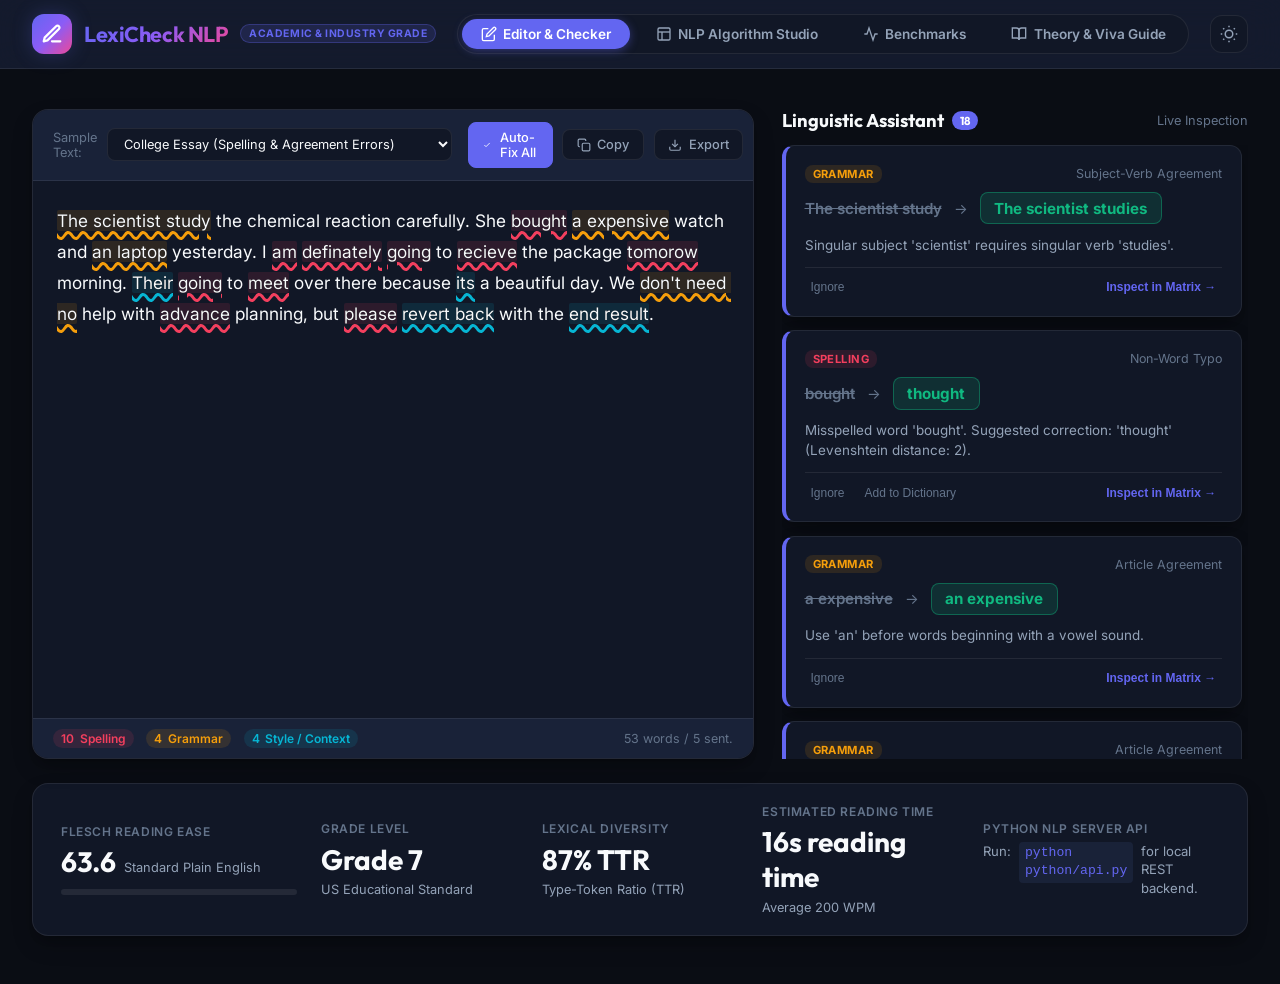
<file: standalone.html>
<!DOCTYPE html>
<html lang="en" data-theme="dark">
<head>
  <meta charset="UTF-8">
  <meta name="viewport" content="width=device-width, initial-scale=1.0">
  <title>LexiCheck NLP - Advanced Spelling & Grammar Checker</title>
  <meta name="description" content="State-of-the-art NLP Spelling and Grammar Checker with Levenshtein Dynamic Programming, Peter Norvig Bayesian Corrector, Syntactic Analysis, and Readability Scoring.">
  
  <!-- CSS Stylesheets -->
  <link rel="stylesheet" href="css/style.css">
  <link rel="stylesheet" href="css/visualizer.css">
</head>
<body>

  <!-- Navigation Bar -->
  <header class="navbar">
    <a href="#" class="nav-brand" aria-label="LexiCheck Home">
      <div class="brand-icon">
        <svg width="22" height="22" viewBox="0 0 24 24" fill="none" stroke="currentColor" stroke-width="2.5" stroke-linecap="round" stroke-linejoin="round">
          <path d="M12 20h9"></path>
          <path d="M16.5 3.5a2.121 2.121 0 0 1 3 3L7 19l-4 1 1-4L16.5 3.5z"></path>
        </svg>
      </div>
      <span class="brand-title">LexiCheck NLP</span>
      <span class="brand-badge">Academic & Industry Grade</span>
    </a>

    <!-- Navigation Tabs -->
    <nav class="nav-tabs" role="tablist">
      <button class="nav-tab-btn active" id="tabBtn-editor" data-tab="editor" role="tab" aria-selected="true">
        <svg width="16" height="16" viewBox="0 0 24 24" fill="none" stroke="currentColor" stroke-width="2">
          <path d="M11 4H4a2 2 0 0 0-2 2v14a2 2 0 0 0 2 2h14a2 2 0 0 0 2-2v-7"></path>
          <path d="M18.5 2.5a2.121 2.121 0 0 1 3 3L12 15l-4 1 1-4 9.5-9.5z"></path>
        </svg>
        Editor & Checker
      </button>

      <button class="nav-tab-btn" id="tabBtn-visualizer" data-tab="visualizer" role="tab" aria-selected="false">
        <svg width="16" height="16" viewBox="0 0 24 24" fill="none" stroke="currentColor" stroke-width="2">
          <rect x="3" y="3" width="18" height="18" rx="2" ry="2"></rect>
          <line x1="3" y1="9" x2="21" y2="9"></line>
          <line x1="9" y1="21" x2="9" y2="9"></line>
        </svg>
        NLP Algorithm Studio
      </button>

      <button class="nav-tab-btn" id="tabBtn-benchmark" data-tab="benchmark" role="tab" aria-selected="false">
        <svg width="16" height="16" viewBox="0 0 24 24" fill="none" stroke="currentColor" stroke-width="2">
          <polyline points="22 12 18 12 15 21 9 3 6 12 2 12"></polyline>
        </svg>
        Benchmarks
      </button>

      <button class="nav-tab-btn" id="tabBtn-theory" data-tab="theory" role="tab" aria-selected="false">
        <svg width="16" height="16" viewBox="0 0 24 24" fill="none" stroke="currentColor" stroke-width="2">
          <path d="M2 3h6a4 4 0 0 1 4 4v14a3 3 0 0 0-3-3H2z"></path>
          <path d="M22 3h-6a4 4 0 0 0-4 4v14a3 3 0 0 1 3-3h7z"></path>
        </svg>
        Theory & Viva Guide
      </button>
    </nav>

    <!-- Theme & Action Controls -->
    <div class="nav-actions">
      <button class="theme-toggle-btn" id="themeToggle" title="Toggle Dark/Light Mode" aria-label="Toggle Theme">
        <svg width="18" height="18" viewBox="0 0 24 24" fill="none" stroke="currentColor" stroke-width="2">
          <circle cx="12" cy="12" r="5"></circle>
          <line x1="12" y1="1" x2="12" y2="3"></line>
          <line x1="12" y1="21" x2="12" y2="23"></line>
          <line x1="4.22" y1="4.22" x2="5.64" y2="5.64"></line>
          <line x1="18.36" y1="18.36" x2="19.78" y2="19.78"></line>
          <line x1="1" y1="12" x2="3" y2="12"></line>
          <line x1="21" y1="12" x2="23" y2="12"></line>
          <line x1="4.22" y1="19.78" x2="5.64" y2="18.36"></line>
          <line x1="18.36" y1="5.64" x2="19.78" y2="4.22"></line>
        </svg>
      </button>
    </div>
  </header>

  <!-- Main Container -->
  <main class="main-container">

    <!-- ================================================================= -->
    <!-- TAB 1: GRAMMARLY-STYLE REAL-TIME EDITOR                           -->
    <!-- ================================================================= -->
    <section class="tab-content active" id="tab-editor" role="tabpanel">
      
      <!-- Split Workspace -->
      <div class="workspace-grid">

        <!-- Left Pane: Editor Container -->
        <div class="editor-wrapper">
          <div class="editor-toolbar">
            <div class="toolbar-left">
              <label for="presetSelector" style="font-size: 0.8rem; color: var(--text-muted);">Sample Text:</label>
              <select class="preset-select" id="presetSelector">
                <option value="college">College Essay (Spelling & Agreement Errors)</option>
                <option value="business">Business Email (Tautology & Confusion Sets)</option>
                <option value="academic">NLP Research Abstract (Double Words & Syntax)</option>
                <option value="clean">Flawless Clean Writing</option>
              </select>
            </div>

            <div class="toolbar-right">
              <button class="btn-tool primary" id="btnAutoFixAll" title="Apply all automatic corrections at once">
                <svg width="14" height="14" viewBox="0 0 24 24" fill="none" stroke="currentColor" stroke-width="2.5">
                  <polyline points="20 6 9 17 4 12"></polyline>
                </svg>
                Auto-Fix All
              </button>
              <button class="btn-tool" id="btnCopyCorrected" title="Copy corrected text to clipboard">
                <svg width="14" height="14" viewBox="0 0 24 24" fill="none" stroke="currentColor" stroke-width="2">
                  <rect x="9" y="9" width="13" height="13" rx="2" ry="2"></rect>
                  <path d="M5 15H4a2 2 0 0 1-2-2V4a2 2 0 0 1 2-2h9a2 2 0 0 1 2 2v1"></path>
                </svg>
                Copy
              </button>
              <button class="btn-tool" id="btnExportTxt" title="Download text as .txt file">
                <svg width="14" height="14" viewBox="0 0 24 24" fill="none" stroke="currentColor" stroke-width="2">
                  <path d="M21 15v4a2 2 0 0 1-2 2H5a2 2 0 0 1-2-2v-4"></path>
                  <polyline points="7 10 12 15 17 10"></polyline>
                  <line x1="12" y1="15" x2="12" y2="3"></line>
                </svg>
                Export
              </button>
              <button class="btn-tool" id="btnClearText" title="Clear editor content">Clear</button>
            </div>
          </div>

          <!-- Dual-Layer Editor Body -->
          <div class="editor-body">
            <div class="editor-highlights" id="editorHighlights" aria-hidden="true"></div>
            <textarea class="editor-textarea" id="editorInput" placeholder="Type or paste your text here to begin spelling and grammar checking..." spellcheck="false" autocomplete="off" autocorrect="off"></textarea>
          </div>

          <!-- Editor Footer & Chips -->
          <footer class="editor-footer">
            <div class="editor-stats-chips">
              <span class="error-chip chip-spelling">
                <span id="spellingCountBadge">0</span> Spelling
              </span>
              <span class="error-chip chip-grammar">
                <span id="grammarCountBadge">0</span> Grammar
              </span>
              <span class="error-chip chip-style">
                <span id="styleCountBadge">0</span> Style / Context
              </span>
            </div>
            <div id="wordCount">0 words / 0 sentences</div>
          </footer>
        </div>

        <!-- Right Pane: Suggestion Cards Panel -->
        <aside class="suggestions-panel">
          <div class="panel-header">
            <h2 class="panel-title">
              Linguistic Assistant
              <span class="issues-count-pill" id="totalIssuesCount">0</span>
            </h2>
            <span style="font-size: 0.8rem; color: var(--text-muted);">Live Inspection</span>
          </div>

          <div class="suggestions-scroll-list" id="suggestionsContainer">
            <!-- Dynamically populated suggestion cards -->
          </div>
        </aside>

      </div>

      <!-- Bottom Analytics Bar -->
      <section class="analytics-bar" aria-label="Text Readability Metrics">
        <div class="metric-tile">
          <span class="metric-label">Flesch Reading Ease</span>
          <div class="metric-value-row">
            <span class="metric-number" id="fleschScore">0</span>
            <span class="metric-sub" id="fleschLabel">Standard</span>
          </div>
          <div class="score-gauge-track">
            <div class="score-gauge-bar" id="scoreGaugeBar" style="width: 0%;"></div>
          </div>
        </div>

        <div class="metric-tile">
          <span class="metric-label">Grade Level</span>
          <div class="metric-value-row">
            <span class="metric-number" id="gradeLevel">Grade 0</span>
          </div>
          <span class="metric-sub">US Educational Standard</span>
        </div>

        <div class="metric-tile">
          <span class="metric-label">Lexical Diversity</span>
          <div class="metric-value-row">
            <span class="metric-number" id="lexicalDiversity">0%</span>
          </div>
          <span class="metric-sub">Type-Token Ratio (TTR)</span>
        </div>

        <div class="metric-tile">
          <span class="metric-label">Estimated Reading Time</span>
          <div class="metric-value-row">
            <span class="metric-number" id="readingTime">0s</span>
          </div>
          <span class="metric-sub">Average 200 WPM</span>
        </div>

        <div class="metric-tile">
          <span class="metric-label">Python NLP Server API</span>
          <div class="metric-value-row" style="font-size: 0.82rem; color: var(--text-secondary); line-height: 1.4;">
            Run: <code style="color: var(--accent-primary); background: var(--bg-tertiary); padding: 2px 6px; border-radius: 4px;">python python/api.py</code> for local REST backend.
          </div>
        </div>
      </section>

    </section>

    <!-- ================================================================= -->
    <!-- TAB 2: NLP ALGORITHM VISUALIZER STUDIO                            -->
    <!-- ================================================================= -->
    <section class="tab-content" id="tab-visualizer" role="tabpanel">
      <div class="visualizer-section">

        <!-- 1. Levenshtein Dynamic Programming Matrix Visualizer -->
        <div class="visualizer-card">
          <div class="visualizer-header">
            <h2 class="visualizer-title">
              <svg width="20" height="20" viewBox="0 0 24 24" fill="none" stroke="currentColor" stroke-width="2">
                <rect x="3" y="3" width="18" height="18" rx="2" ry="2"></rect>
                <line x1="3" y1="9" x2="21" y2="9"></line>
                <line x1="9" y1="21" x2="9" y2="9"></line>
              </svg>
              Levenshtein Distance Dynamic Programming Matrix
            </h2>
            <p class="visualizer-desc">
              Visualizes the 2D Sequence Alignment table D[i, j] computing minimum edit distance. 
              The green cells trace the optimal backtrace alignment path from D[m, n] back to D[0, 0].
            </p>
          </div>

          <div class="vis-control-row">
            <input type="text" class="vis-input" id="matrixSourceInput" placeholder="Source word (e.g. recieve)">
            <input type="text" class="vis-input" id="matrixTargetInput" placeholder="Target word (e.g. receive)">
            <button class="btn-vis-action" id="btnComputeMatrix">Compute Alignment Matrix</button>
          </div>

          <div id="matrixContainer"></div>
        </div>

        <!-- 2. Peter Norvig's Bayesian Candidate Probability Inspector -->
        <div class="visualizer-card">
          <div class="visualizer-header">
            <h2 class="visualizer-title">
              <svg width="20" height="20" viewBox="0 0 24 24" fill="none" stroke="currentColor" stroke-width="2">
                <circle cx="12" cy="12" r="10"></circle>
                <line x1="12" y1="16" x2="12" y2="12"></line>
                <line x1="12" y1="8" x2="12.01" y2="8"></line>
              </svg>
              Peter Norvig Bayesian Candidate Generator & Prior Probabilities
            </h2>
            <p class="visualizer-desc">
              Computes candidate words within edit distances 1 and 2, filtering by vocabulary and ranking by corpus prior probability P(c).
            </p>
          </div>

          <div class="vis-control-row">
            <input type="text" class="vis-input" id="norvigWordInput" placeholder="Enter typo word (e.g. definately)">
            <button class="btn-vis-action" id="btnInspectNorvig">Generate & Rank Candidates</button>
          </div>

          <div id="norvigContainer"></div>
        </div>

        <!-- 3. POS Tagger Visualizer -->
        <div class="visualizer-card">
          <div class="visualizer-header">
            <h2 class="visualizer-title">
              <svg width="20" height="20" viewBox="0 0 24 24" fill="none" stroke="currentColor" stroke-width="2">
                <path d="M4 19.5A2.5 2.5 0 0 1 6.5 17H20"></path>
                <path d="M6.5 2H20v20H6.5A2.5 2.5 0 0 1 4 19.5v-15A2.5 2.5 0 0 1 6.5 2z"></path>
              </svg>
              Part-of-Speech (POS) Syntactic Tagger
            </h2>
            <p class="visualizer-desc">
              Tags grammatical tokens (Noun, Verb, Adjective, Pronoun, Preposition, Determiner) to power syntactic agreement checking.
            </p>
          </div>

          <div class="vis-control-row">
            <input type="text" class="vis-input" id="posSentenceInput" placeholder="Enter sentence (e.g. The scientist study the chemical reaction carefully)">
            <button class="btn-vis-action" id="btnInspectPOS">Inspect POS Tokens</button>
          </div>

          <div id="posContainer"></div>
        </div>

      </div>
    </section>

    <!-- ================================================================= -->
    <!-- TAB 3: BENCHMARKS & EVALUATION SUITE                              -->
    <!-- ================================================================= -->
    <section class="tab-content" id="tab-benchmark" role="tabpanel">
      <div class="visualizer-section">
        <div class="visualizer-card">
          <div class="visualizer-header" style="display: flex; justify-content: space-between; align-items: center; flex-wrap: wrap; gap: 1rem;">
            <div>
              <h2 class="visualizer-title">Gold-Standard Test Sentences Benchmark</h2>
              <p class="visualizer-desc">
                Evaluates the NLP engine across non-word typos, subject-verb agreements, article allomorphs, confusion sets, and double negatives.
              </p>
            </div>
            <button class="btn-vis-action" id="btnRunBenchmarkLive">Execute Live Benchmark</button>
          </div>

          <div id="benchmarkResultsContainer" style="margin-top: 1rem;">
            <p style="color: var(--text-muted); font-size: 0.9rem;">
              Click <strong>"Execute Live Benchmark"</strong> to run all annotated gold-standard test sentences through the NLP pipeline and display live Precision, Recall, and F1-Scores.
            </p>
          </div>
        </div>
      </div>
    </section>

    <!-- ================================================================= -->
    <!-- TAB 4: NLP THEORY & VIVA GUIDE                                    -->
    <!-- ================================================================= -->
    <section class="tab-content" id="tab-theory" role="tabpanel">
      <div class="visualizer-section">
        
        <div class="theory-grid">
          <!-- Card 1 -->
          <div class="theory-card">
            <h3>1. Minimum Edit Distance (Levenshtein)</h3>
            <p>Calculates the minimum edit operations (insertions, deletions, substitutions) required to transform source string <code>s1</code> of length <code>m</code> into target string <code>s2</code> of length <code>n</code>.</p>
            <div class="formula-box">
              D[i,j] = min {<br>
              &nbsp;&nbsp;D[i-1, j] + 1 (Delete),<br>
              &nbsp;&nbsp;D[i, j-1] + 1 (Insert),<br>
              &nbsp;&nbsp;D[i-1, j-1] + cost(s1[i], s2[j])<br>
              }
            </div>
            <p><strong>Complexity:</strong> Time: O(M &times; N), Space: O(M &times; N).</p>
          </div>

          <!-- Card 2 -->
          <div class="theory-card">
            <h3>2. Peter Norvig's Bayesian Model</h3>
            <p>Formulates spelling correction as Bayesian inference over a noisy channel model:</p>
            <div class="formula-box">
              c* = argmax_c P(c|w) = argmax_c [ P(w|c) &times; P(c) ]
            </div>
            <ul>
              <li><strong>P(c):</strong> Prior probability from natural language corpus frequency.</li>
              <li><strong>P(w|c):</strong> Error model based on edit distances (0, 1, or 2).</li>
              <li><strong>Candidate Generation:</strong> 1-edit distance generates deletes, transposes, replaces, and inserts (~80% of human typos).</li>
            </ul>
          </div>

          <!-- Card 3 -->
          <div class="theory-card">
            <h3>3. Syntactic & Grammar Rules</h3>
            <p>Rules enforce morphological, syntactic, and phonological well-formedness:</p>
            <ul>
              <li><strong>Subject-Verb Agreement:</strong> 3rd-person singular nouns require singular inflection (e.g. <em>study &rarr; studies</em>).</li>
              <li><strong>Article Allomorphy:</strong> 'a' preceding consonant sound vs 'an' preceding vowel sound (handles glides and silent 'h').</li>
              <li><strong>Double Negatives:</strong> Normalizes non-standard polarity negation.</li>
            </ul>
          </div>

          <!-- Card 4 -->
          <div class="theory-card">
            <h3>4. Real-Word Errors (Confusion Sets)</h3>
            <p>Words that are legitimate lexicon entries but incorrect in context (e.g. <em>their</em> vs <em>there</em> vs <em>they're</em>; <em>its</em> vs <em>it's</em>; <em>affect</em> vs <em>effect</em>).</p>
            <p>Resolved through N-gram collocation constraints, part-of-speech context, and syntactic dependencies.</p>
          </div>

          <!-- Card 5 -->
          <div class="theory-card">
            <h3>5. Readability & Linguistic Metrics</h3>
            <p>Quantifies text difficulty using empirical metrics:</p>
            <div class="formula-box">
              Flesch Reading Ease =<br>
              206.835 - 1.015(words/sent) - 84.6(syllables/word)
            </div>
            <p><strong>Type-Token Ratio (TTR):</strong> Measures vocabulary richness (unique words / total words).</p>
          </div>

          <!-- Card 6 -->
          <div class="theory-card">
            <h3>6. College Viva Q&amp;A Highlights</h3>
            <ul>
              <li><strong>Q: What is the difference between non-word and real-word errors?</strong><br>
              <em>A: Non-word errors produce invalid strings ("recieve"); real-word errors produce valid words used incorrectly ("their going").</em></li>
              <li><strong>Q: Why does Damerau-Levenshtein matter?</strong><br>
              <em>A: It counts adjacent transpositions (swapping 2 letters) as 1 operation, capturing typing slip errors.</em></li>
            </ul>
          </div>
        </div>

      </div>
    </section>

  </main>

  <!-- Benchmark Live Runner Script -->
  <script>
    document.getElementById("btnRunBenchmarkLive")?.addEventListener("click", () => {
      const container = document.getElementById("benchmarkResultsContainer");
      if (!container) return;

      const testSentences = [
        { cat: "Spelling (Non-word)", input: "I am definately going to recieve the package tomorow morning.", expected: ["definately", "recieve", "tomorow"] },
        { cat: "Subject-Verb Agreement", input: "The scientist study the chemical reaction carefully.", expected: ["study"] },
        { cat: "Article Agreement", input: "She bought a expensive watch and an laptop yesterday.", expected: ["a expensive", "an laptop"] },
        { cat: "Confusion Set", input: "Their going to meet over there because it's they're turn.", expected: ["Their"] },
        { cat: "Double Negative", input: "We don't need no help from anyone.", expected: ["don't need no"] },
        { cat: "Redundancy", input: "Please revert back as soon as possible with the end result.", expected: ["revert back", "end result"] },
        { cat: "Repeated Word", input: "Natural language processing is is a fascinating field.", expected: ["is is"] }
      ];

      let tp = 0, fp = 0, fn = 0;
      let rowsHtml = "";

      testSentences.forEach((item, idx) => {
        const res = window.NLPEngine.analyze(item.input);
        const detected = res.issues.map(i => i.original);

        let itemTp = 0;
        item.expected.forEach(exp => {
          if (detected.some(d => d.toLowerCase().includes(exp.toLowerCase()) || exp.toLowerCase().includes(d.toLowerCase()))) {
            itemTp++;
          }
        });

        const itemFn = item.expected.length - itemTp;
        const itemFp = Math.max(0, detected.length - itemTp);
        tp += itemTp;
        fn += itemFn;
        fp += itemFp;

        const isPass = itemTp === item.expected.length && itemFp === 0;

        rowsHtml += `
          <tr>
            <td style="font-weight:600;">#${idx + 1}</td>
            <td><span class="category-badge badge-grammar">${item.cat}</span></td>
            <td><em>${item.input}</em></td>
            <td style="color:var(--color-success);">${item.expected.join(", ")}</td>
            <td style="color:var(--accent-primary);">${detected.join(", ") || "None"}</td>
            <td><strong style="color: ${isPass ? 'var(--color-success)' : 'var(--color-grammar)'};">${isPass ? 'PASS' : 'PARTIAL'}</strong></td>
          </tr>
        `;
      });

      const precision = tp / (tp + fp) || 1;
      const recall = tp / (tp + fn) || 1;
      const f1 = (2 * precision * recall) / (precision + recall) || 1;

      container.innerHTML = `
        <div style="display:flex; gap:1.5rem; margin-bottom:1.5rem; flex-wrap:wrap;">
          <div class="stat-badge">Precision: <strong style="color:var(--color-success);">${(precision * 100).toFixed(1)}%</strong></div>
          <div class="stat-badge">Recall: <strong style="color:var(--color-success);">${(recall * 100).toFixed(1)}%</strong></div>
          <div class="stat-badge">F1-Score: <strong style="color:var(--accent-primary);">${(f1 * 100).toFixed(1)}%</strong></div>
          <div class="stat-badge">True Positives: <strong>${tp}</strong></div>
        </div>

        <div class="table-scroll-wrapper">
          <table class="dp-matrix-table" style="text-align:left;">
            <thead>
              <tr>
                <th>#</th>
                <th>Category</th>
                <th>Test Input</th>
                <th>Expected Error</th>
                <th>Detected by Engine</th>
                <th>Status</th>
              </tr>
            </thead>
            <tbody>${rowsHtml}</tbody>
          </table>
        </div>
      `;
    });
  </script>

  <!-- Application Logic Scripts -->
  <script src="js/dictionary.js"></script>
  <script src="js/nlp-engine.js"></script>
  <script src="js/visualizer.js"></script>
  <script src="js/app.js"></script>

</body>
</html>
</file>
<file: css/style.css>
/* ==========================================================================
   LexiCheck NLP - Core Design System & Styling
   Aesthetics: Modern Glassmorphism, Sleek Dark/Light Mode, Vibrant Accents
   ========================================================================== */

@import url('https://fonts.googleapis.com/css2?family=Inter:wght@300;400;500;600;700&family=Outfit:wght@500;600;700;800&family=JetBrains+Mono:wght@400;500&display=swap');

:root {
  /* Dark Mode Palette (Default) */
  --bg-primary: #0a0d14;
  --bg-secondary: #111726;
  --bg-tertiary: #192238;
  --bg-card: rgba(25, 34, 56, 0.7);
  --bg-card-hover: rgba(32, 44, 72, 0.85);
  
  --border-subtle: rgba(255, 255, 255, 0.08);
  --border-focus: #6366f1;
  --glass-blur: blur(16px);

  --text-primary: #f8fafc;
  --text-secondary: #94a3b8;
  --text-muted: #64748b;

  --accent-primary: #6366f1;       /* Indigo */
  --accent-secondary: #8b5cf6;     /* Purple */
  --accent-gradient: linear-gradient(135deg, #6366f1 0%, #8b5cf6 50%, #ec4899 100%);
  
  --color-spelling: #f43f5e;       /* Rose / Red */
  --color-spelling-bg: rgba(244, 63, 94, 0.12);
  --color-grammar: #f59e0b;        /* Amber / Orange */
  --color-grammar-bg: rgba(245, 158, 11, 0.12);
  --color-style: #06b6d4;          /* Cyan */
  --color-style-bg: rgba(6, 182, 212, 0.12);
  --color-confusion: #a855f7;      /* Purple */
  --color-confusion-bg: rgba(168, 85, 247, 0.12);
  --color-success: #10b981;        /* Emerald */

  --font-main: 'Inter', -apple-system, BlinkMacSystemFont, sans-serif;
  --font-heading: 'Outfit', sans-serif;
  --font-mono: 'JetBrains Mono', monospace;

  --shadow-card: 0 10px 25px -5px rgba(0, 0, 0, 0.3), 0 8px 10px -6px rgba(0, 0, 0, 0.2);
  --shadow-glow: 0 0 20px rgba(99, 102, 241, 0.25);
  --radius-sm: 8px;
  --radius-md: 12px;
  --radius-lg: 16px;
  --radius-full: 9999px;
  --transition-smooth: all 0.25s cubic-bezier(0.16, 1, 0.3, 1);
}

[data-theme="light"] {
  --bg-primary: #f8fafc;
  --bg-secondary: #ffffff;
  --bg-tertiary: #f1f5f9;
  --bg-card: rgba(255, 255, 255, 0.85);
  --bg-card-hover: #ffffff;

  --border-subtle: rgba(0, 0, 0, 0.08);
  --border-focus: #4f46e5;

  --text-primary: #0f172a;
  --text-secondary: #475569;
  --text-muted: #94a3b8;

  --shadow-card: 0 10px 25px -5px rgba(0, 0, 0, 0.06), 0 8px 10px -6px rgba(0, 0, 0, 0.04);
  --shadow-glow: 0 0 20px rgba(99, 102, 241, 0.15);
}

/* Base Styles */
* {
  box-sizing: border-box;
  margin: 0;
  padding: 0;
}

body {
  font-family: var(--font-main);
  background-color: var(--bg-primary);
  color: var(--text-primary);
  min-height: 100vh;
  display: flex;
  flex-direction: column;
  overflow-x: hidden;
  transition: background-color 0.3s ease, color 0.3s ease;
}

/* ==========================================================================
   Navigation Bar
   ========================================================================== */
.navbar {
  position: sticky;
  top: 0;
  z-index: 100;
  background: var(--bg-card);
  backdrop-filter: var(--glass-blur);
  -webkit-backdrop-filter: var(--glass-blur);
  border-bottom: 1px solid var(--border-subtle);
  padding: 0.85rem 2rem;
  display: flex;
  align-items: center;
  justify-content: space-between;
}

.nav-brand {
  display: flex;
  align-items: center;
  gap: 0.75rem;
  text-decoration: none;
}

.brand-icon {
  width: 40px;
  height: 40px;
  border-radius: var(--radius-md);
  background: var(--accent-gradient);
  display: flex;
  align-items: center;
  justify-content: center;
  color: #ffffff;
  box-shadow: var(--shadow-glow);
}

.brand-title {
  font-family: var(--font-heading);
  font-size: 1.35rem;
  font-weight: 700;
  letter-spacing: -0.02em;
  background: var(--accent-gradient);
  -webkit-background-clip: text;
  -webkit-text-fill-color: transparent;
}

.brand-badge {
  font-size: 0.65rem;
  font-weight: 700;
  padding: 2px 8px;
  border-radius: var(--radius-full);
  background: rgba(99, 102, 241, 0.15);
  color: var(--accent-primary);
  border: 1px solid rgba(99, 102, 241, 0.3);
  text-transform: uppercase;
  letter-spacing: 0.05em;
}

.nav-tabs {
  display: flex;
  gap: 0.5rem;
  background: var(--bg-secondary);
  padding: 4px;
  border-radius: var(--radius-full);
  border: 1px solid var(--border-subtle);
}

.nav-tab-btn {
  background: transparent;
  border: none;
  color: var(--text-secondary);
  font-family: var(--font-main);
  font-size: 0.85rem;
  font-weight: 600;
  padding: 0.45rem 1.15rem;
  border-radius: var(--radius-full);
  cursor: pointer;
  transition: var(--transition-smooth);
  display: flex;
  align-items: center;
  gap: 0.4rem;
}

.nav-tab-btn:hover {
  color: var(--text-primary);
}

.nav-tab-btn.active {
  background: var(--accent-primary);
  color: #ffffff;
  box-shadow: 0 2px 10px rgba(99, 102, 241, 0.4);
}

.nav-actions {
  display: flex;
  align-items: center;
  gap: 0.75rem;
}

.theme-toggle-btn {
  background: var(--bg-secondary);
  border: 1px solid var(--border-subtle);
  border-radius: var(--radius-md);
  width: 38px;
  height: 38px;
  display: flex;
  align-items: center;
  justify-content: center;
  cursor: pointer;
  color: var(--text-secondary);
  transition: var(--transition-smooth);
}

.theme-toggle-btn:hover {
  color: var(--text-primary);
  border-color: var(--accent-primary);
}

/* ==========================================================================
   Main Content Layout
   ========================================================================== */
.main-container {
  max-width: 1540px;
  width: 100%;
  margin: 0 auto;
  padding: 1.5rem 2rem 3rem;
  flex: 1;
}

.tab-content {
  display: none;
  animation: fadeIn 0.3s cubic-bezier(0.16, 1, 0.3, 1);
}

.tab-content.active {
  display: block;
}

@keyframes fadeIn {
  from { opacity: 0; transform: translateY(6px); }
  to { opacity: 1; transform: translateY(0); }
}

/* ==========================================================================
   Grammarly-Style Workspace (Tab 1)
   ========================================================================== */
.workspace-grid {
  display: grid;
  grid-template-columns: 1.55fr 1fr;
  gap: 1.75rem;
  margin-top: 1rem;
}

/* Editor Container */
.editor-wrapper {
  background: var(--bg-secondary);
  border: 1px solid var(--border-subtle);
  border-radius: var(--radius-lg);
  box-shadow: var(--shadow-card);
  display: flex;
  flex-direction: column;
  overflow: hidden;
  height: 650px;
}

.editor-toolbar {
  padding: 0.75rem 1.25rem;
  background: var(--bg-tertiary);
  border-bottom: 1px solid var(--border-subtle);
  display: flex;
  align-items: center;
  justify-content: space-between;
  gap: 1rem;
}

.toolbar-left, .toolbar-right {
  display: flex;
  align-items: center;
  gap: 0.6rem;
}

.preset-select {
  background: var(--bg-secondary);
  border: 1px solid var(--border-subtle);
  color: var(--text-primary);
  font-family: var(--font-main);
  font-size: 0.8rem;
  padding: 0.45rem 0.8rem;
  border-radius: var(--radius-sm);
  outline: none;
  cursor: pointer;
  transition: var(--transition-smooth);
}

.preset-select:focus {
  border-color: var(--accent-primary);
}

.btn-tool {
  background: var(--bg-secondary);
  border: 1px solid var(--border-subtle);
  color: var(--text-secondary);
  font-family: var(--font-main);
  font-size: 0.8rem;
  font-weight: 500;
  padding: 0.45rem 0.85rem;
  border-radius: var(--radius-sm);
  cursor: pointer;
  transition: var(--transition-smooth);
  display: flex;
  align-items: center;
  gap: 0.4rem;
}

.btn-tool:hover {
  color: var(--text-primary);
  border-color: var(--border-focus);
}

.btn-tool.primary {
  background: var(--accent-primary);
  color: #ffffff;
  border-color: var(--accent-primary);
}

.btn-tool.primary:hover {
  background: var(--accent-secondary);
}

/* Dual-Layer Textarea & Highlight Overlay */
.editor-body {
  position: relative;
  flex: 1;
  width: 100%;
  overflow: hidden;
}

.editor-highlights, .editor-textarea {
  position: absolute;
  top: 0;
  left: 0;
  width: 100%;
  height: 100%;
  padding: 1.5rem;
  font-family: var(--font-main);
  font-size: 1.08rem;
  line-height: 1.8;
  white-space: pre-wrap;
  word-wrap: break-word;
  overflow-y: auto;
  border: none;
  outline: none;
  box-sizing: border-box;
}

.editor-highlights {
  color: transparent;
  pointer-events: auto;
  z-index: 1;
}

.editor-textarea {
  background: transparent;
  color: var(--text-primary);
  z-index: 2;
  resize: none;
  caret-color: var(--accent-primary);
}

/* Wavy Underline Highlight Classes */
mark.hl-error {
  background: transparent;
  cursor: pointer;
  border-radius: 2px;
  position: relative;
  pointer-events: auto;
}

mark.hl-spelling {
  text-decoration: underline wavy var(--color-spelling) 2.5px;
  text-underline-offset: 4px;
  background-color: var(--color-spelling-bg);
}

mark.hl-grammar {
  text-decoration: underline wavy var(--color-grammar) 2.5px;
  text-underline-offset: 4px;
  background-color: var(--color-grammar-bg);
}

mark.hl-style {
  text-decoration: underline wavy var(--color-style) 2.5px;
  text-underline-offset: 4px;
  background-color: var(--color-style-bg);
}

mark.hl-error:hover {
  filter: brightness(1.2);
}

/* Editor Footer / Word Count */
.editor-footer {
  padding: 0.6rem 1.25rem;
  background: var(--bg-tertiary);
  border-top: 1px solid var(--border-subtle);
  display: flex;
  align-items: center;
  justify-content: space-between;
  font-size: 0.78rem;
  color: var(--text-muted);
}

.editor-stats-chips {
  display: flex;
  gap: 0.8rem;
}

.error-chip {
  display: inline-flex;
  align-items: center;
  gap: 0.35rem;
  padding: 2px 8px;
  border-radius: var(--radius-full);
  font-weight: 600;
  font-size: 0.75rem;
}

.chip-spelling { background: var(--color-spelling-bg); color: var(--color-spelling); }
.chip-grammar { background: var(--color-grammar-bg); color: var(--color-grammar); }
.chip-style { background: var(--color-style-bg); color: var(--color-style); }

/* ==========================================================================
   Right Panel: Suggestion Cards
   ========================================================================== */
.suggestions-panel {
  display: flex;
  flex-direction: column;
  height: 650px;
}

.panel-header {
  display: flex;
  align-items: center;
  justify-content: space-between;
  margin-bottom: 0.85rem;
}

.panel-title {
  font-family: var(--font-heading);
  font-size: 1.15rem;
  font-weight: 700;
  display: flex;
  align-items: center;
  gap: 0.5rem;
}

.issues-count-pill {
  background: var(--accent-primary);
  color: #ffffff;
  font-size: 0.72rem;
  font-weight: 700;
  padding: 2px 8px;
  border-radius: var(--radius-full);
}

.suggestions-scroll-list {
  flex: 1;
  overflow-y: auto;
  display: flex;
  flex-direction: column;
  gap: 0.85rem;
  padding-right: 0.4rem;
}

/* Individual Issue Card */
.issue-card {
  background: var(--bg-secondary);
  border: 1px solid var(--border-subtle);
  border-radius: var(--radius-md);
  padding: 1.15rem;
  box-shadow: var(--shadow-card);
  transition: var(--transition-smooth);
  border-left: 4px solid var(--accent-primary);
}

.issue-card:hover {
  background: var(--bg-card-hover);
  border-color: rgba(99, 102, 241, 0.3);
  transform: translateY(-2px);
}

.issue-card.highlight-pulse {
  animation: pulseGlow 1.2s ease;
}

@keyframes pulseGlow {
  0% { box-shadow: 0 0 0 0 rgba(99, 102, 241, 0.7); }
  70% { box-shadow: 0 0 0 12px rgba(99, 102, 241, 0); }
  100% { box-shadow: 0 0 0 0 rgba(99, 102, 241, 0); }
}

.card-header {
  display: flex;
  align-items: center;
  justify-content: space-between;
  margin-bottom: 0.6rem;
}

.category-badge {
  font-size: 0.7rem;
  font-weight: 700;
  text-transform: uppercase;
  padding: 2px 8px;
  border-radius: var(--radius-sm);
  letter-spacing: 0.04em;
}

.badge-spelling { background: var(--color-spelling-bg); color: var(--color-spelling); }
.badge-grammar { background: var(--color-grammar-bg); color: var(--color-grammar); }
.badge-confusion { background: var(--color-confusion-bg); color: var(--color-confusion); }
.badge-style { background: var(--color-style-bg); color: var(--color-style); }

.rule-name {
  font-size: 0.78rem;
  color: var(--text-muted);
}

.correction-row {
  display: flex;
  align-items: center;
  gap: 0.75rem;
  margin-bottom: 0.65rem;
}

.original-text {
  font-weight: 600;
  text-decoration: line-through;
  color: var(--text-muted);
  font-size: 0.95rem;
}

.arrow-icon {
  color: var(--text-muted);
  font-size: 0.9rem;
}

.btn-suggestion {
  background: rgba(16, 185, 129, 0.15);
  border: 1px solid rgba(16, 185, 129, 0.4);
  color: var(--color-success);
  font-family: var(--font-main);
  font-size: 0.95rem;
  font-weight: 700;
  padding: 0.35rem 0.85rem;
  border-radius: var(--radius-sm);
  cursor: pointer;
  transition: var(--transition-smooth);
}

.btn-suggestion:hover {
  background: var(--color-success);
  color: #ffffff;
  transform: scale(1.02);
}

.issue-explanation {
  font-size: 0.84rem;
  color: var(--text-secondary);
  line-height: 1.5;
  margin-bottom: 0.75rem;
}

.card-footer {
  display: flex;
  align-items: center;
  gap: 0.5rem;
  border-top: 1px solid var(--border-subtle);
  padding-top: 0.6rem;
}

.btn-card-action {
  background: transparent;
  border: none;
  color: var(--text-muted);
  font-size: 0.75rem;
  font-weight: 500;
  cursor: pointer;
  padding: 3px 6px;
  border-radius: 4px;
  transition: var(--transition-smooth);
}

.btn-card-action:hover {
  color: var(--text-primary);
  background: var(--border-subtle);
}

.btn-inspect-nlp {
  margin-left: auto;
  color: var(--accent-primary);
  font-weight: 600;
}

.all-clear-card {
  text-align: center;
  padding: 4rem 2rem;
  background: var(--bg-secondary);
  border-radius: var(--radius-lg);
  border: 1px dashed var(--border-subtle);
}

.clear-icon {
  color: var(--color-success);
  margin-bottom: 1rem;
}

.all-clear-card h3 {
  font-family: var(--font-heading);
  font-size: 1.35rem;
  margin-bottom: 0.5rem;
}

.all-clear-card p {
  color: var(--text-muted);
  font-size: 0.9rem;
}

/* ==========================================================================
   Readability & Linguistic Analytics Bar
   ========================================================================== */
.analytics-bar {
  margin-top: 1.5rem;
  background: var(--bg-secondary);
  border: 1px solid var(--border-subtle);
  border-radius: var(--radius-lg);
  padding: 1.25rem 1.75rem;
  display: grid;
  grid-template-columns: 1.2fr 1fr 1fr 1fr 1.2fr;
  gap: 1.5rem;
  align-items: center;
  box-shadow: var(--shadow-card);
}

.metric-tile {
  display: flex;
  flex-direction: column;
  gap: 0.35rem;
}

.metric-label {
  font-size: 0.75rem;
  text-transform: uppercase;
  letter-spacing: 0.05em;
  color: var(--text-muted);
  font-weight: 600;
}

.metric-value-row {
  display: flex;
  align-items: baseline;
  gap: 0.5rem;
}

.metric-number {
  font-family: var(--font-heading);
  font-size: 1.75rem;
  font-weight: 700;
  color: var(--text-primary);
}

.metric-sub {
  font-size: 0.8rem;
  color: var(--text-secondary);
}

.score-gauge-track {
  width: 100%;
  height: 6px;
  background: var(--border-subtle);
  border-radius: var(--radius-full);
  overflow: hidden;
  margin-top: 4px;
}

.score-gauge-bar {
  height: 100%;
  border-radius: var(--radius-full);
  transition: width 0.4s ease, background-color 0.4s ease;
}

/* ==========================================================================
   Responsive Adaptations
   ========================================================================== */
@media (max-width: 1100px) {
  .workspace-grid {
    grid-template-columns: 1fr;
  }
  .editor-wrapper, .suggestions-panel {
    height: 520px;
  }
  .analytics-bar {
    grid-template-columns: 1fr 1fr;
  }
}

@media (max-width: 680px) {
  .navbar {
    padding: 0.75rem 1rem;
    flex-wrap: wrap;
    gap: 0.75rem;
  }
  .nav-tabs {
    order: 3;
    width: 100%;
    justify-content: center;
  }
  .main-container {
    padding: 1rem;
  }
  .analytics-bar {
    grid-template-columns: 1fr;
  }
}
</file>
<file: css/visualizer.css>
/* ==========================================================================
   LexiCheck Visualizer Studio Styles
   Interactive Levenshtein Matrix, Norvig Inspector, POS Badges, Benchmarks
   ========================================================================== */

.visualizer-section {
  display: flex;
  flex-direction: column;
  gap: 2rem;
  margin-top: 1rem;
}

.visualizer-card {
  background: var(--bg-secondary);
  border: 1px solid var(--border-subtle);
  border-radius: var(--radius-lg);
  padding: 1.75rem;
  box-shadow: var(--shadow-card);
}

.visualizer-header {
  margin-bottom: 1.25rem;
}

.visualizer-title {
  font-family: var(--font-heading);
  font-size: 1.35rem;
  font-weight: 700;
  display: flex;
  align-items: center;
  gap: 0.6rem;
  color: var(--text-primary);
  margin-bottom: 0.35rem;
}

.visualizer-desc {
  font-size: 0.88rem;
  color: var(--text-secondary);
  line-height: 1.5;
}

/* Input Form Controls */
.vis-control-row {
  display: flex;
  gap: 1rem;
  margin-bottom: 1.5rem;
  flex-wrap: wrap;
}

.vis-input {
  background: var(--bg-tertiary);
  border: 1px solid var(--border-subtle);
  color: var(--text-primary);
  font-family: var(--font-mono);
  font-size: 0.95rem;
  padding: 0.65rem 1rem;
  border-radius: var(--radius-sm);
  outline: none;
  flex: 1;
  min-width: 200px;
  transition: var(--transition-smooth);
}

.vis-input:focus {
  border-color: var(--border-focus);
  box-shadow: 0 0 0 3px rgba(99, 102, 241, 0.2);
}

.btn-vis-action {
  background: var(--accent-primary);
  border: none;
  color: #ffffff;
  font-family: var(--font-main);
  font-size: 0.9rem;
  font-weight: 600;
  padding: 0.65rem 1.4rem;
  border-radius: var(--radius-sm);
  cursor: pointer;
  transition: var(--transition-smooth);
}

.btn-vis-action:hover {
  background: var(--accent-secondary);
  transform: translateY(-1px);
}

/* ==========================================================================
   Levenshtein Matrix Table
   ========================================================================== */
.matrix-header-info {
  display: flex;
  gap: 1.25rem;
  margin-bottom: 1.25rem;
  flex-wrap: wrap;
}

.stat-badge {
  background: var(--bg-tertiary);
  border: 1px solid var(--border-subtle);
  padding: 0.45rem 0.9rem;
  border-radius: var(--radius-sm);
  font-size: 0.85rem;
  color: var(--text-secondary);
}

.stat-badge strong {
  color: var(--accent-primary);
  font-size: 1rem;
}

.table-scroll-wrapper {
  overflow-x: auto;
  border-radius: var(--radius-md);
  border: 1px solid var(--border-subtle);
  margin-bottom: 1.5rem;
}

.dp-matrix-table {
  width: 100%;
  border-collapse: collapse;
  font-family: var(--font-mono);
  font-size: 0.92rem;
  text-align: center;
  background: var(--bg-tertiary);
}

.dp-matrix-table th, .dp-matrix-table td {
  padding: 0.7rem 0.85rem;
  border: 1px solid var(--border-subtle);
  min-width: 44px;
}

.matrix-corner {
  background: var(--bg-secondary);
  color: var(--text-muted);
  font-size: 0.75rem;
}

.matrix-col-header, .matrix-row-header {
  background: var(--bg-secondary);
  color: var(--accent-primary);
  font-weight: 700;
}

.matrix-cell {
  color: var(--text-secondary);
  transition: background-color 0.15s ease;
}

.matrix-cell:hover {
  background: rgba(99, 102, 241, 0.15);
  color: var(--text-primary);
}

.matrix-cell.path-cell {
  background: rgba(16, 185, 129, 0.22);
  color: var(--color-success);
  font-weight: 700;
  box-shadow: inset 0 0 0 2px rgba(16, 185, 129, 0.4);
}

/* Operations Breakdown Chips */
.operations-breakdown h4 {
  font-family: var(--font-heading);
  font-size: 1rem;
  margin-bottom: 0.75rem;
  color: var(--text-primary);
}

.op-chips-container {
  display: flex;
  flex-wrap: wrap;
  gap: 0.6rem;
}

.op-chip {
  padding: 0.35rem 0.75rem;
  border-radius: var(--radius-sm);
  font-family: var(--font-mono);
  font-size: 0.78rem;
  font-weight: 600;
}

.op-match {
  background: rgba(16, 185, 129, 0.15);
  color: var(--color-success);
  border: 1px solid rgba(16, 185, 129, 0.3);
}

.op-substitute {
  background: rgba(168, 85, 247, 0.15);
  color: var(--color-confusion);
  border: 1px solid rgba(168, 85, 247, 0.3);
}

.op-delete {
  background: rgba(244, 63, 94, 0.15);
  color: var(--color-spelling);
  border: 1px solid rgba(244, 63, 94, 0.3);
}

.op-insert {
  background: rgba(6, 182, 212, 0.15);
  color: var(--color-style);
  border: 1px solid rgba(6, 182, 212, 0.3);
}

/* ==========================================================================
   Norvig Probability Ranking
   ========================================================================== */
.candidate-cards {
  display: flex;
  flex-direction: column;
  gap: 0.85rem;
  margin-top: 1rem;
}

.candidate-bar-row {
  background: var(--bg-tertiary);
  border: 1px solid var(--border-subtle);
  border-radius: var(--radius-md);
  padding: 0.85rem 1.25rem;
}

.cand-info {
  display: flex;
  align-items: center;
  gap: 1.25rem;
  margin-bottom: 0.5rem;
  font-size: 0.88rem;
  flex-wrap: wrap;
}

.cand-rank {
  font-weight: 700;
  color: var(--accent-primary);
}

.cand-name {
  font-size: 1.05rem;
  color: var(--text-primary);
}

.cand-dist {
  color: var(--text-secondary);
  font-size: 0.8rem;
}

.cand-freq {
  color: var(--text-muted);
  font-size: 0.8rem;
  margin-left: auto;
}

.cand-progress-bg {
  width: 100%;
  height: 8px;
  background: var(--border-subtle);
  border-radius: var(--radius-full);
  overflow: hidden;
}

.cand-progress-fill {
  height: 100%;
  background: var(--accent-gradient);
  border-radius: var(--radius-full);
  transition: width 0.5s ease;
}

/* ==========================================================================
   POS Tagger Badges
   ========================================================================== */
.pos-tokens-container {
  display: flex;
  flex-wrap: wrap;
  gap: 0.85rem;
  padding: 1.25rem;
  background: var(--bg-tertiary);
  border-radius: var(--radius-md);
  border: 1px solid var(--border-subtle);
}

.pos-token-card {
  display: inline-flex;
  flex-direction: column;
  align-items: center;
  padding: 0.5rem 0.85rem;
  border-radius: var(--radius-sm);
  border: 1px solid transparent;
  min-width: 65px;
}

.pos-word {
  font-size: 0.95rem;
  font-weight: 600;
  color: var(--text-primary);
  margin-bottom: 0.25rem;
}

.pos-tag {
  font-size: 0.65rem;
  font-weight: 700;
  letter-spacing: 0.05em;
  text-transform: uppercase;
}

.tag-noun { background: rgba(59, 130, 246, 0.15); border-color: rgba(59, 130, 246, 0.3); color: #60a5fa; }
.tag-verb { background: rgba(16, 185, 129, 0.15); border-color: rgba(16, 185, 129, 0.3); color: #34d399; }
.tag-adjective { background: rgba(168, 85, 247, 0.15); border-color: rgba(168, 85, 247, 0.3); color: #c084fc; }
.tag-adverb { background: rgba(245, 158, 11, 0.15); border-color: rgba(245, 158, 11, 0.3); color: #fbbf24; }
.tag-pronoun { background: rgba(236, 72, 153, 0.15); border-color: rgba(236, 72, 153, 0.3); color: #f472b6; }
.tag-preposition { background: rgba(6, 182, 212, 0.15); border-color: rgba(6, 182, 212, 0.3); color: #22d3ee; }
.tag-determiner { background: rgba(100, 116, 139, 0.2); border-color: rgba(100, 116, 139, 0.4); color: #cbd5e1; }
.tag-conjunction { background: rgba(244, 63, 94, 0.15); border-color: rgba(244, 63, 94, 0.3); color: #fb7185; }

/* Empty state */
.empty-state {
  text-align: center;
  padding: 3rem 1.5rem;
  color: var(--text-muted);
  font-style: italic;
  font-size: 0.95rem;
}

/* ==========================================================================
   Benchmark & Theory Tabs Styles
   ========================================================================== */
.theory-grid {
  display: grid;
  grid-template-columns: repeat(auto-fit, minmax(360px, 1fr));
  gap: 1.5rem;
}

.theory-card {
  background: var(--bg-secondary);
  border: 1px solid var(--border-subtle);
  border-radius: var(--radius-lg);
  padding: 1.5rem;
  box-shadow: var(--shadow-card);
}

.theory-card h3 {
  font-family: var(--font-heading);
  font-size: 1.2rem;
  margin-bottom: 0.75rem;
  color: var(--accent-primary);
  display: flex;
  align-items: center;
  gap: 0.5rem;
}

.theory-card p, .theory-card ul {
  font-size: 0.88rem;
  color: var(--text-secondary);
  line-height: 1.6;
  margin-bottom: 0.75rem;
}

.theory-card ul {
  padding-left: 1.25rem;
}

.formula-box {
  background: var(--bg-tertiary);
  border-left: 3px solid var(--accent-primary);
  padding: 0.75rem 1rem;
  border-radius: 0 var(--radius-sm) var(--radius-sm) 0;
  font-family: var(--font-mono);
  font-size: 0.82rem;
  color: var(--text-primary);
  margin: 0.75rem 0;
  overflow-x: auto;
}
</file>
